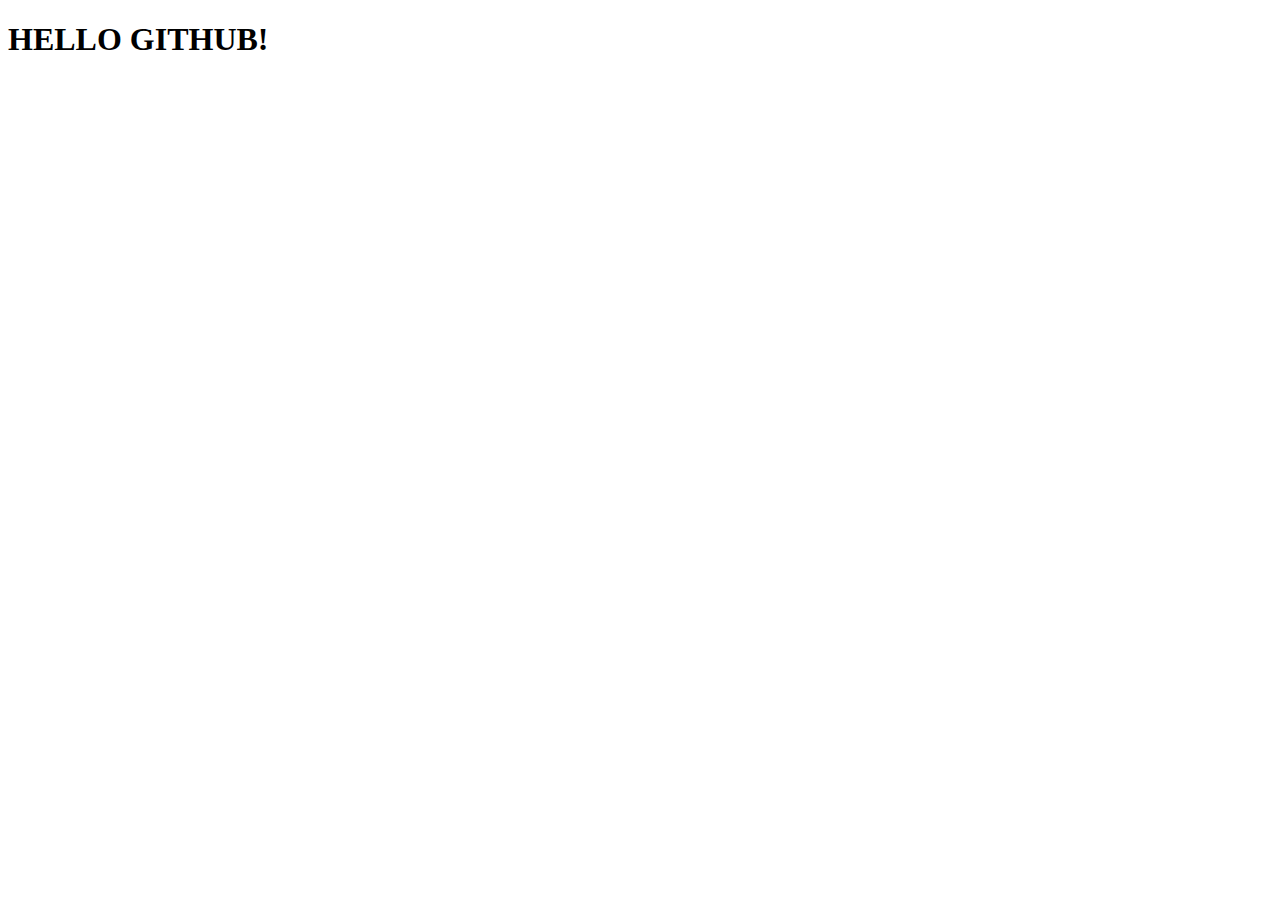
<file: index.html>
<!DOCTYPE html>
<html lang="en">
<head>
    <meta charset="UTF-8">
    <meta name="viewport" content="width=device-width, initial-scale=1.0">
    <meta http-equiv="X-UA-Compatible" content="ie=edge">
    <title>Test</title>
</head>
<body>
    <h1 class="hello">HELLO GITHUB!</h1>
</body>
</html>
</file>
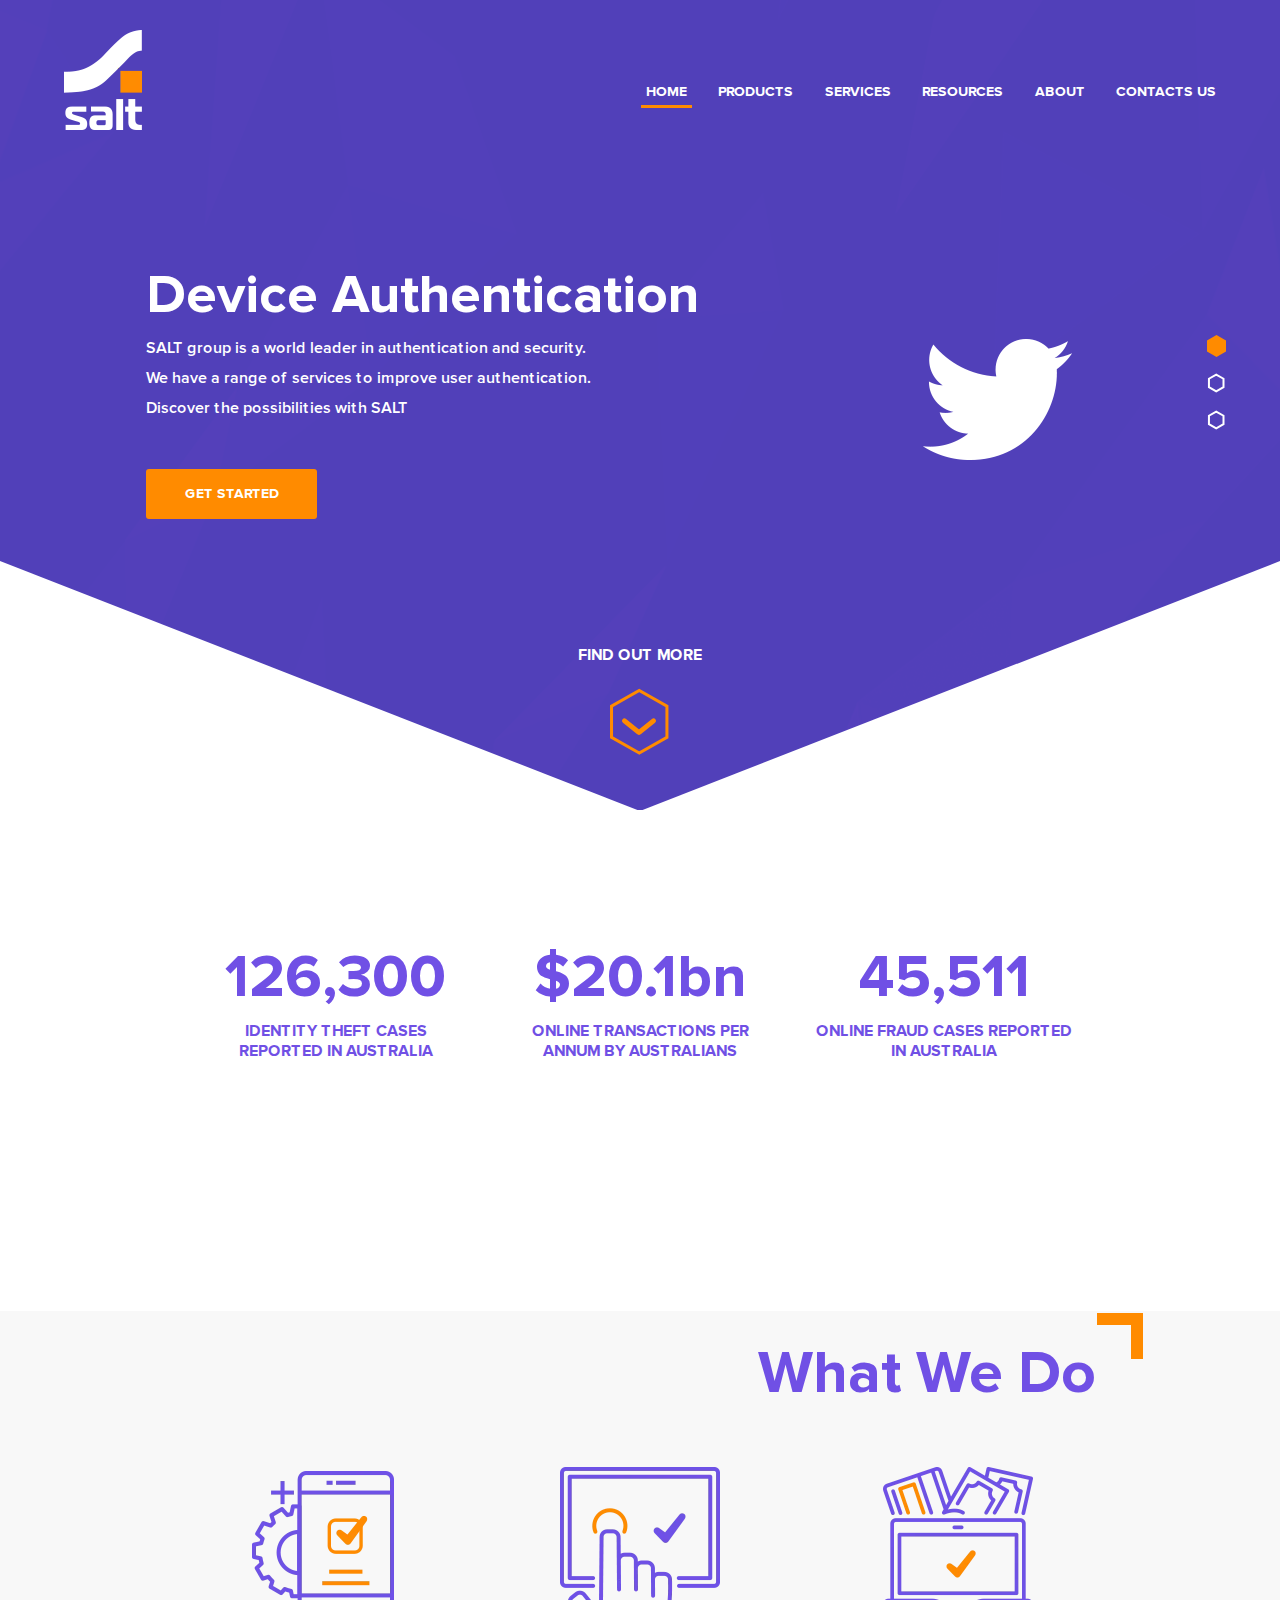
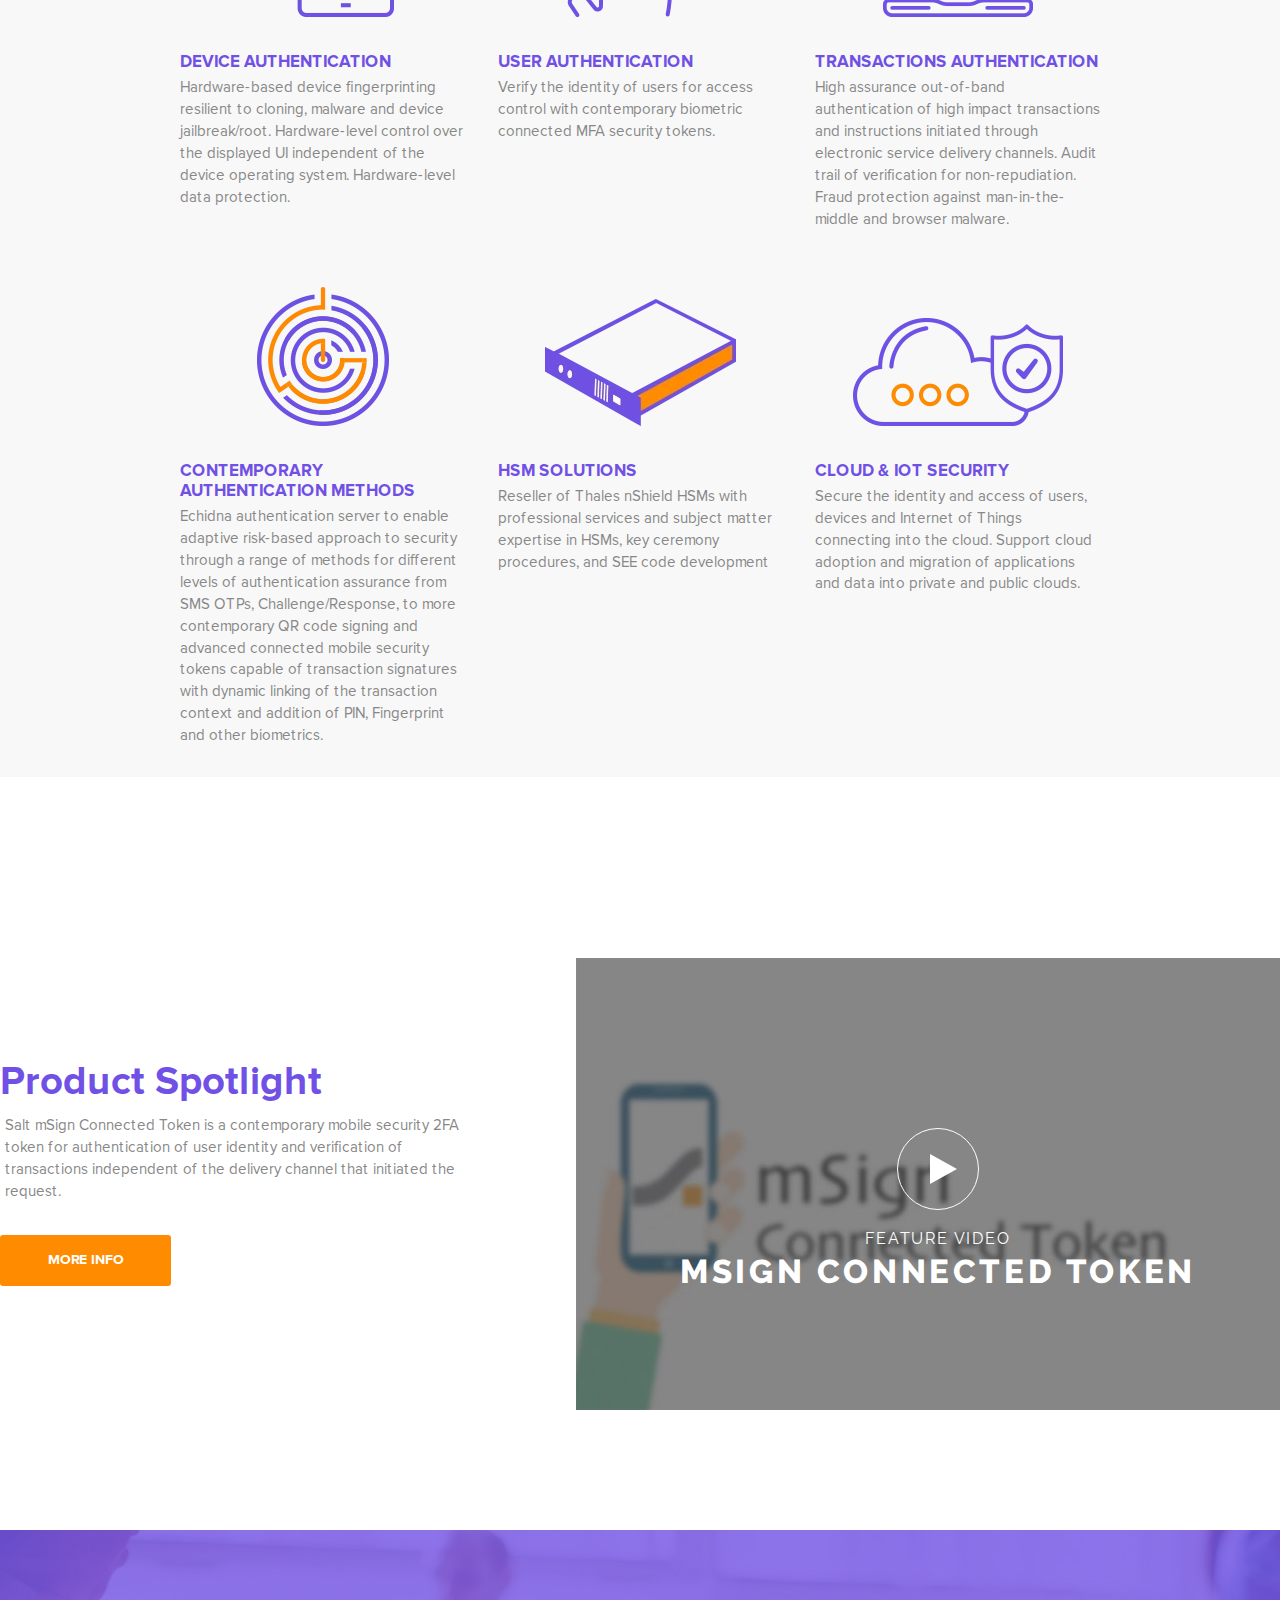
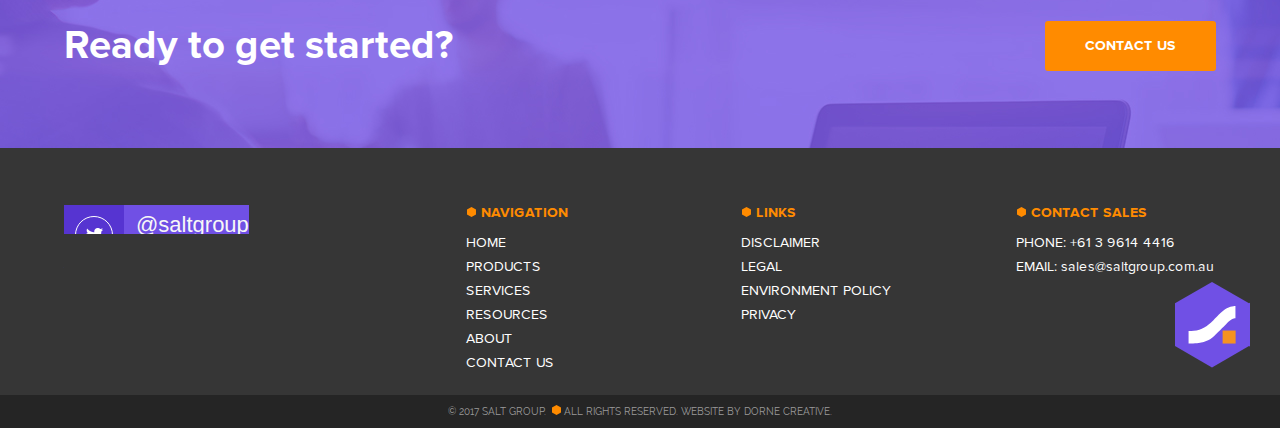
<file: Saltgroup/index.html>
<!DOCTYPE html>
<html lang="en">

<head>
    <meta charset="UTF-8">
    <meta name="viewport" content="width=device-width, initial-scale=1.0">
    <meta http-equiv="X-UA-Compatible" content="ie=edge">
    <script>
        document.createElement("picture");
    </script>
    <script src="libs/picturefill.min.js" async></script>
    <link rel="stylesheet" href="libs/normalize.css">
    <link rel="stylesheet" href="css/style.min.css">
    <title>Salt</title>
</head>

<body>
    <header class="page-header">
        <h1 class="visually-hidden">
            Salt Group - authentication and security
        </h1>
        <div class="container">
            <div class="header-menu">
                <picture>
                    <source type="image/webp" srcset="img/logo.webp, img/logo@2x.webp 2x">
                    <img src="img/logo.png" srcset="img/logo@2x.png 2x" alt="SALT group" width="78" height="100"
                        class="header-menu__logo">
                </picture>
                <nav class="header-menu__nav main-nav js-mobile-nav">
                    <ul class="main-nav__list">
                        <li class="main-nav__item">
                            <a href="#" class="main-nav__link main-nav__link--active">Home</a>
                        </li>
                        <li class="main-nav__item">
                            <a href="#" class="main-nav__link">Products</a>
                        </li>
                        <li class="main-nav__item">
                            <a href="#" class="main-nav__link">Services</a>
                        </li>
                        <li class="main-nav__item">
                            <a href="#" class="main-nav__link">Resources</a>
                        </li>
                        <li class="main-nav__item">
                            <a href="#" class="main-nav__link">About</a>
                        </li>
                        <li class="main-nav__item">
                            <a href="#" class="main-nav__link">Contacts us</a>
                        </li>
                    </ul>
                </nav>
                <button class="page-header__toggle js-mobile-nav-btn"></button>
            </div>
            <section class="header-preview">
                <ul class="slider">
                    <li class="slider__item js-fade">
                        <div class="slider__content">
                            <h2 class="slider__title">
                                Device Authentication
                            </h2>
                            <p class="slider__text">
                                SALT group is a world leader in authentication and security.
                                We have a range of services to improve user authentication.
                                Discover the possibilities with SALT
                            </p>
                            <a href="#" class="slider__button btn">
                                Get started
                            </a>
                        </div>
                        <picture>
                            <source type="image/webp" srcset="img/twitter.webp, img/twitter@2x.webp 2x">
                            <img src="img/twitter.png" srcset="img/twitter@2x.png 2x" alt="twitter" width="149"
                                height="121" class="slider__image">
                        </picture>
                    </li>
                    <li class="slider__item js-fade">
                        <div class="slider__content">
                            <h2 class="slider__title">
                                User Authentication
                            </h2>
                            <p class="slider__text">
                                SALT group is a world leader in authentication and security.
                                We have a range of services to improve user authentication.
                                Discover the possibilities with SALT
                            </p>
                            <a href="#" class="slider__button btn">
                                Get started
                            </a>
                        </div>
                        <picture>
                            <source type="image/webp" srcset="img/twitter.webp, img/twitter@2x.webp 2x">
                            <img src="img/twitter.png" srcset="img/twitter@2x.png 2x" alt="twitter" width="149"
                                height="121" class="slider__image">
                        </picture>
                    </li>
                    <li class="slider__item js-fade">
                        <div class="slider__content">
                            <h2 class="slider__title">
                                HSM Solutions
                            </h2>
                            <p class="slider__text">
                                SALT group is a world leader in authentication and security.
                                We have a range of services to improve user authentication.
                                Discover the possibilities with SALT
                            </p>
                            <a href="#" class="slider__button btn">
                                Get started
                            </a>
                        </div>
                        <picture>
                            <source type="image/webp" srcset="img/twitter.webp, img/twitter@2x.webp 2x">
                            <img src="img/twitter.png" srcset="img/twitter@2x.png 2x" alt="twitter" width="149"
                                height="121" class="slider__image">
                        </picture>
                    </li>
                </ul>
                <div class="slider-controls">
                    <span class="slider-control slider-control--active"></span>
                    <span class="slider-control"></span>
                    <span class="slider-control"></span>
                </div>
            </section>
            <div class="scroll-by-block">
                <div class="scroll-by-block__text">
                    Find out more
                </div>
                <a href="#our-services" class="scroll-by-block__btn js-scroll-btn">
                </a>
            </div>
        </div>
    </header>
    <main class="page-main">
        <article class="counters-block">
            <div class="container">
                <h2 class="visually-hidden">
                    SALT works in numbers
                </h2>
                <div class="counters-block__layout">
                    <div class="counters-block__item">
                        <div class="counters-block__number">
                            <span class="js-count">126,300</span>
                        </div>
                        <p class="counters-block__text">
                            Identity Theft Cases Reported in Australia
                        </p>
                    </div>
                    <div class="counters-block__item">
                        <div class="counters-block__number">
                            $<span class="js-count">20.1</span>bn
                        </div>
                        <p class="counters-block__text">
                            Online Transactions per annum by Australians
                        </p>
                    </div>
                    <div class="counters-block__item">
                        <div class="counters-block__number">
                            <span class="js-count">45,511</span>
                        </div>
                        <p class="counters-block__text">
                            Online Fraud Cases Reported in Australia
                        </p>
                    </div>
                </div>
            </div>
        </article>
        <section class="services" id="our-services">
            <div class="container">
                <h2 class="services__title">
                    What we do
                </h2>
                <ul class="services__list">
                    <li class="services__item">
                        <div class="services__img-block">
                            <picture>
                                <source type="image/webp" srcset="img/device.webp, img/device@2x.webp 2x">
                                <img src="img/device.png" srcset="img/device@2x.png 2x" alt="device authentication"
                                    width="142" height="146" class="services__image">
                            </picture>
                        </div>
                        <h3 class="services__name">
                            Device authentication
                        </h3>
                        <p class="services__text">
                            Hardware-based device fingerprinting resilient to cloning,
                            malware and device jailbreak/root. Hardware-level control
                            over the displayed UI independent of the device operating
                            system. Hardware-level data protection.
                        </p>
                    </li>
                    <li class="services__item">
                        <div class="services__img-block">
                            <picture>
                                <source type="image/webp" srcset="img/user.webp, img/user@2x.webp 2x">
                                <img src="img/user.png" srcset="img/user@2x.png 2x" alt="user authentication"
                                    width="160" height="150" class="services__image">
                            </picture>
                        </div>
                        <h3 class="services__name">
                            User authentication
                        </h3>
                        <p class="services__text">
                            Verify the identity of users for access control with
                            contemporary biometric connected MFA security tokens.
                        </p>
                    </li>
                    <li class="services__item">
                        <div class="services__img-block">
                            <picture>
                                <source type="image/webp" srcset="img/transaction.webp, img/transaction@2x.webp 2x">
                                <img src="img/transaction.png" srcset="img/transaction@2x.png 2x"
                                    alt="transactions authentication" width="150" height="150" class="services__image">
                            </picture>
                        </div>
                        <h3 class="services__name">
                            Transactions authentication
                        </h3>
                        <p class="services__text">
                            High assurance out-of-band authentication of high impact
                            transactions and instructions initiated through electronic
                            service delivery channels. Audit trail of verification for
                            non-repudiation. Fraud protection against man-in-the-middle
                            and browser malware.
                        </p>
                    </li>
                    <li class="services__item">
                        <div class="services__img-block">
                            <picture>
                                <source type="image/webp" srcset="img/contemporary.webp, img/contemporary@2x.webp 2x">
                                <img src="img/contemporary.png" srcset="img/contemporary@2x.png 2x"
                                    alt="contemporary authentication" width="132" height="139" class="services__image">
                            </picture>
                        </div>
                        <h3 class="services__name">
                            Contemporary authentication methods
                        </h3>
                        <p class="services__text">
                            Echidna authentication server to enable adaptive risk-based
                            approach to security through a range of methods for different
                            levels of authentication assurance from SMS OTPs, Challenge/Response,
                            to more contemporary QR code signing and advanced connected mobile
                            security tokens capable of transaction signatures with dynamic linking
                            of the transaction context and addition of PIN, Fingerprint and other
                            biometrics.
                        </p>
                    </li>
                    <li class="services__item">
                        <div class="services__img-block">
                            <picture>
                                <source type="image/webp" srcset="img/hsm.webp, img/hsm@2x.webp 2x">
                                <img src="img/hsm.png" srcset="img/hsm@2x.png 2x" alt="hsm solutions" width="191"
                                    height="127" class="services__image">
                            </picture>
                        </div>
                        <h3 class="services__name">
                            hsm solutions
                        </h3>
                        <p class="services__text">
                            Reseller of Thales nShield HSMs with professional services and
                            subject matter expertise in HSMs, key ceremony procedures, and
                            SEE code development
                        </p>
                    </li>
                    <li class="services__item">
                        <div class="services__img-block">
                            <picture>
                                <source type="image/webp" srcset="img/cloud.webp, img/cloud@2x.webp 2x">
                                <img src="img/cloud.png" srcset="img/cloud@2x.png 2x" alt="cloud security" width="210"
                                    height="108" class="services__image">
                            </picture>
                        </div>
                        <h3 class="services__name">
                            cloud & IOT security
                        </h3>
                        <p class="services__text">
                            Secure the identity and access of users, devices and Internet
                            of Things connecting into the cloud. Support cloud adoption and
                            migration of applications and data into private and public clouds.
                        </p>
                    </li>
                </ul>
            </div>
        </section>
        <section class="presentation">
            <div class="container container--wide">
                <div class="presentation__layout">
                    <div class="presentation__info">
                        <h2 class="presentation__title">
                            Product Spotlight
                        </h2>
                        <p class="presentation__text">
                            Salt mSign Connected Token is a contemporary mobile security 2FA token for
                            authentication of user identity and verification of transactions independent
                            of the delivery channel that initiated the request.
                        </p>
                        <a href="#" class="presentation__btn btn">
                            More info
                        </a>
                    </div>
                    <div class="presentation__video video">
                        <a href="#" class="video__btn js-popup-btn">
                            <span class="video__btn--triangle"></span>
                        </a>
                        <p class="video__description">
                            <span class="video__name">
                                feature video
                            </span>
                            Msign connected token
                        </p>
                    </div>
                </div>
            </div>
        </section>
        <article class="banner">
            <div class="container">
                <div class="banner__layout">
                    <h2 class="banner__title">
                        Ready to get started?
                    </h2>
                    <button class="banner__btn btn">
                        Contact us
                    </button>
                </div>
            </div>
        </article>
    </main>
    <footer class="page-footer">
        <div class="container">
            <div class="page-footer__layout">
                <aside class="twitter">
                    <div class="twitter__header">
                        <div class="twitter__icon-block">
                            <span class="twitter__icon"></span>
                        </div>
                        <div class="twitter__title-block">
                            <div class="twitter__name">@saltgroup</div>
                            <div class="twitter__description">Twitter feed</div>
                        </div>
                    </div>
                    <a class="twitter-timeline twitter__line" data-lang="en" data-width="300" data-height="304"
                        data-dnt="true" href="https://twitter.com/saltgroup?ref_src=twsrc%5Etfw">Tweets by saltgroup</a>
                    <script async src="https://platform.twitter.com/widgets.js" charset="utf-8"></script>
                    <div class="twitter__overlay"></div>
                </aside>
                <nav class="footer-nav">
                    <ul class="footer-nav__list">
                        <li class="footer-nav__item">
                            <span class="footer-nav__name">
                                Navigation
                            </span>
                            <a href="#" class="footer-nav__link">
                                Home
                            </a>
                            <a href="#" class="footer-nav__link">
                                Products
                            </a>
                            <a href="#" class="footer-nav__link">
                                Services
                            </a>
                            <a href="#" class="footer-nav__link">
                                Resources
                            </a>
                            <a href="#" class="footer-nav__link">
                                About
                            </a>
                            <a href="#" class="footer-nav__link">
                                Contact us
                            </a>
                        </li>
                        <li class="footer-nav__item">
                            <span class="footer-nav__name">
                                Links
                            </span>
                            <a href="#" class="footer-nav__link">
                                Disclaimer
                            </a>
                            <a href="#" class="footer-nav__link">
                                Legal
                            </a>
                            <a href="#" class="footer-nav__link">
                                Environment policy
                            </a>
                            <a href="#" class="footer-nav__link">
                                Privacy
                            </a>
                        </li>
                        <li class="footer-nav__item">
                            <span class="footer-nav__name">
                                contact sales
                            </span>
                            <div class="footer-nav__link-block">
                                <span>Phone:</span>
                                <a href="#" class="footer-nav__link">
                                    +61 3 9614 4416
                                </a>
                            </div>
                            <div class="footer-nav__link-block">
                                <span>email:</span>
                                <a href="mailto:sales@saltgroup.com.au" class="footer-nav__link footer-nav__link--mail">
                                    sales@saltgroup.com.au
                                </a>
                            </div>
                        </li>
                    </ul>
                </nav>
            </div>
        </div>
        <div class="page-footer__copyright copyright">
            <p class="copyright__text">
                <span class="copyright__company">
                    &#169; 2017 salt group.
                </span>
                <span class="copyright__authors">
                    ALL RIGHTS RESERVED. WEBSITE BY DORNE CREATIVE.
                </span>
            </p>
        </div>
    </footer>
    <div class="video-modal hide">
        <button class="video-modal__close-btn"></button>
        <div class="video-modal__layout">
            <iframe width="560" height="315" src="https://www.youtube.com/embed/3gvjDqhYJ60" frameborder="0" allow="accelerometer; autoplay; encrypted-media; gyroscope; picture-in-picture" class="video-modal__video" allowfullscreen></iframe>
        </div>
    </div>
    <div class="overlay hide"></div>
    <script src="js/script.js"></script>
</body>

</html>
</file>
<file: Saltgroup/css/style.min.css>
@-webkit-keyframes fade{0%{opacity:.1}to{opacity:1}}@keyframes fade{0%{opacity:.1}to{opacity:1}}@font-face{font-family:"ProximaNova-Bold";src:url(../fonts/ProximaNova-Bold.woff) format("woff"),url(../fonts/ProximaNova-Bold.ttf) format("truetype");font-weight:400;font-style:normal;font-display:swap}@font-face{font-family:"ProximaNova-Semibold";src:url(../fonts/ProximaNova-Semibold.woff) format("woff"),url(../fonts/ProximaNova-Semibold.ttf) format("truetype");font-weight:400;font-style:normal;font-display:swap}@font-face{font-family:"ProximaNova-Regular";src:url(../fonts/ProximaNova-Regular.woff) format("woff"),url(../fonts/ProximaNova-Regular.ttf) format("truetype");font-weight:400;font-style:normal;font-display:swap}@font-face{font-family:"Raleway-Semibold";src:url(../fonts/Raleway-SemiBold.ttf) format("truetype");font-weight:400;font-style:normal;font-display:swap}@font-face{font-family:"Raleway-Extrabold";src:url(../fonts/Raleway-ExtraBold.ttf) format("truetype");font-weight:400;font-style:normal;font-display:swap}@font-face{font-family:"Raleway-Regular";src:url(../fonts/Raleway-Regular.ttf) format("truetype");font-weight:400;font-style:normal;font-display:swap}html{box-sizing:border-box;font-size:12px}@media (min-width:768px){html{font-size:14px}}@media (min-width:1200px){html{font-size:16px}}*,::after,::before{box-sizing:inherit}*{-webkit-transition:all .5s ease;transition:all .5s ease}img{max-width:100%;height:auto}body{position:relative;margin:0;padding:0;width:100%;min-width:320px;overflow-x:hidden;font-family:"ProximaNova-Regular",sans-serif;font-size:1rem;font-weight:400;line-height:1.1;color:#878787}.visually-hidden{position:absolute;width:1px;height:1px;margin:-1px;border:0;padding:0;white-space:nowrap;-webkit-clip-path:inset(100%);clip-path:inset(100%);clip:rect(0 0 0 0);overflow:hidden}.container{width:100%;margin:0 auto;padding:0 20px}@media (min-width:768px){.container{padding:0 25px}}@media (min-width:1200px){.container{max-width:1152px;padding:0}.container--wide{max-width:1285px}}.page-main{padding-top:60px;overflow-x:hidden}@media (min-width:768px){.page-main{padding-top:100px}}@media (min-width:1200px){.page-main{padding-top:135px}}.btn,.page-header{font-family:"ProximaNova-Bold",sans-serif;color:#fff}.btn{display:block;width:171px;padding:1.2em 10px;border:0;border-radius:3px;text-align:center;font-size:.875rem;line-height:1.2;text-transform:uppercase;text-decoration:none;background-color:#ff8b00}.btn:hover{background-color:#b36100}.page-header{min-height:715px;position:relative;padding-top:15px;background:url(../img/header-bg-effect.png) no-repeat center;background-color:#5f49cf;background-size:cover;background-blend-mode:multiply}@media all and (-ms-high-contrast:none),(-ms-high-contrast:active){.page-header{background:#5f49cf}}.page-header::after,.page-header::before{content:'';position:absolute;bottom:-1px;width:0;height:0;border-style:solid;z-index:1}.page-header::before{left:0;border-width:50px 0 0 50vw;border-color:transparent transparent transparent #fff}.page-header::after{right:0;border-width:0 0 50px 50vw;border-color:transparent transparent #fff}@media (min-width:768px){.page-header::before{left:0;border-width:150px 0 0 50vw;border-color:transparent transparent transparent #fff}.page-header::after{right:0;border-width:0 0 150px 50vw;border-color:transparent transparent #fff;padding-top:32px}}@media (min-width:1200px){.page-header{min-height:810px;padding-top:30px}.page-header::before{left:0;border-width:250px 0 0 50vw;border-color:transparent transparent transparent #fff}.page-header::after{right:0;border-width:0 0 250px 50vw;border-color:transparent transparent #fff}}.header-menu{display:-webkit-box;display:flex;-webkit-box-pack:justify;justify-content:space-between;-webkit-box-align:center;align-items:center}.header-menu__logo{width:50px;height:72px}@media (min-width:768px){.header-menu__logo{width:78px;height:100px}}@media (max-width:767px){.main-nav{position:fixed;top:100px;right:0;width:70%;background-color:#5f49cf;opacity:.95;z-index:10;-webkit-transform:translateX(100%);transform:translateX(100%)}.main-nav--opened{-webkit-transform:translateX(0);transform:translateX(0)}}@media (min-width:768px){.main-nav{display:block;flex-basis:500px;flex-shrink:1}}@media (min-width:1200px){.main-nav{flex-basis:570px;padding-top:18px}}.main-nav__list{margin:0;padding:0;list-style:none}@media (min-width:768px){.main-nav__list{display:-webkit-box;display:flex;-webkit-box-pack:justify;justify-content:space-between}}.main-nav__link{display:block;position:relative;padding:15px 0;text-align:center;border-bottom:1px solid #ff8b00;font-size:1.4rem;color:#fff;text-decoration:none;text-transform:uppercase}.main-nav__link:hover{color:#ffdcb3}.main-nav__link:active{color:#fff}@media (min-width:768px){.main-nav__link{font-size:.875rem;border-bottom:none;padding:0}.main-nav__link--active::before{content:'';position:absolute;left:-5px;right:-5px;bottom:-9px;height:3px;background-color:#ff8b00}}.main-nav__item:last-of-type .main-nav__link{border-bottom:none}.page-header__toggle{display:block;border:0;background-color:transparent;width:20px;height:20px;position:relative;cursor:pointer}.page-header__toggle::before{content:"";position:absolute;top:1px;left:0;width:20px;height:3px;background-color:#fff;box-shadow:0 7px 0 0 #fff,0 14px 0 0 #fff;border-radius:3px}.page-header__toggle--opened::after,.page-header__toggle--opened::before{content:"";position:absolute;top:9px;left:4px;width:20px;height:3px;background-color:#fff}.page-header__toggle--opened::before{-webkit-transform:rotate(45deg);transform:rotate(45deg);box-shadow:none}.page-header__toggle--opened::after{-webkit-transform:rotate(-45deg);transform:rotate(-45deg)}@media (min-width:768px){.page-header__toggle{display:none}}.header-preview{padding-top:45px}@media (min-width:768px){.header-preview{padding-top:80px}}@media (min-width:1200px){.header-preview{padding-top:130px}}.slider{margin:0 0 20px;padding:0;list-style:none}@media (min-width:768px){.slider{padding-left:40px;padding-right:50px;margin-bottom:40px}}@media (min-width:1200px){.slider{padding-left:82px;padding-right:144px;margin-bottom:0}}.slider__item{display:-webkit-box;display:flex;-webkit-box-orient:vertical;-webkit-box-direction:normal;flex-direction:column;-webkit-box-align:center;align-items:center;width:85%;max-width:450px;margin:0 auto}@media (min-width:768px){.slider__item{-webkit-box-orient:horizontal;-webkit-box-direction:normal;flex-direction:row;justify-content:space-around;margin:0;width:100%;max-width:100%}}@media (min-width:1200px){.slider__item{-webkit-box-pack:justify;justify-content:space-between}}@media (min-width:768px){.js-fade{-webkit-animation-name:fade;animation-name:fade;-webkit-animation-duration:1.5s;animation-duration:1.5s}}.slider__content{-webkit-box-ordinal-group:2;order:1}@media (min-width:768px){.slider__content{-webkit-box-ordinal-group:1;order:0;flex-basis:550px;flex-shrink:1}}@media (min-width:1200px){.slider__content{flex-basis:590px}}.slider__title{margin:0 0 20px;padding:0;text-align:center;font-size:3.43rem}@media (min-width:768px){.slider__title{margin-bottom:25px;text-align:left}}@media (min-width:1200px){.slider__title{margin-bottom:8px}}.slider__text{margin:0 0 20px;width:100%;max-width:400px;padding:0;text-align:center;font-family:"ProximaNova-Semibold",sans-serif;font-size:1rem;line-height:1.875}@media (min-width:768px){.slider__text{margin-bottom:46px;max-width:465px;text-align:left}}.slider__button{margin:0 auto}@media (min-width:768px){.slider__button{margin:0}}.slider__image{-webkit-box-ordinal-group:1;order:0;margin-bottom:25px}@media (min-width:768px){.slider__image{-webkit-box-ordinal-group:2;order:1;margin-bottom:0}}@media (min-width:1200px){.slider__image{padding-top:20px}}.slider-controls{display:-webkit-box;display:flex;width:90px}@media (max-width:767px){.slider-controls{position:absolute;bottom:122px;left:50%;-webkit-transform:translateX(-50%);transform:translateX(-50%)}}@media (min-width:768px){.slider-controls{margin:0 auto}}@media (min-width:1200px){.slider-controls{margin:0;width:19px;-webkit-box-orient:vertical;-webkit-box-direction:normal;flex-direction:column;position:absolute;top:335px;right:54px}}.slider-control{width:19px;height:22px;margin-right:15px;background-image:url("data:image/svg+xml,%3Csvg xmlns='http://www.w3.org/2000/svg' xmlns:xlink='http://www.w3.org/1999/xlink' width='19px' height='21px'%3E%3Cpath fill-rule='evenodd' stroke='rgb(255, 255, 255)' stroke-width='2px' stroke-linecap='butt' stroke-linejoin='miter' fill='none' d='M9.227,18.352 L1.943,14.147 L1.943,5.736 L9.227,1.531 L16.510,5.736 L16.510,14.147 L9.227,18.352 Z'/%3E%3C/svg%3E");background-repeat:no-repeat;background-position:center;cursor:pointer}.slider-control:last-of-type{margin-right:0}.slider-control--active{background-image:url("data:image/svg+xml,%3Csvg xmlns='http://www.w3.org/2000/svg' xmlns:xlink='http://www.w3.org/1999/xlink' width='19px' height='22px'%3E%3Cpath fill-rule='evenodd' fill='rgb(255, 139, 0)' d='M9.510,22.010 L0.007,16.508 L0.007,5.503 L9.510,-0.000 L19.013,5.503 L19.013,16.508 L9.510,22.010 Z'/%3E%3C/svg%3E");background-repeat:no-repeat;background-position:center}@media (min-width:1200px){.slider-control{margin-right:0;margin-bottom:15px}.slider-control:last-of-type{margin-bottom:0}}.scroll-by-block{position:absolute;z-index:5;bottom:10px;left:50%;-webkit-transform:translate(-50%,0);transform:translate(-50%,0);text-align:center}@media (min-width:768px){.scroll-by-block{bottom:25px}}@media (min-width:1200px){.scroll-by-block{bottom:50px}}.scroll-by-block__btn{display:block;position:relative;margin:0 auto;width:65.5px;height:75.5px;background-image:url("data:image/svg+xml,%3Csvg xmlns='http://www.w3.org/2000/svg' xmlns:xlink='http://www.w3.org/1999/xlink' width='65.5px' height='75.5px'%3E%3Cpath fill-rule='evenodd' stroke='rgb(255, 139, 0)' stroke-width='3px' stroke-linecap='butt' stroke-linejoin='miter' fill='none' d='M31.988,68.515 L4.494,52.757 L4.494,21.243 L31.988,5.485 L59.482,21.243 L59.482,52.757 L31.988,68.515 Z'/%3E%3C/svg%3E");background-position:center;background-repeat:no-repeat}.scroll-by-block__btn::after,.scroll-by-block__btn::before{content:'';position:absolute;top:39px;width:23px;height:5px;background-color:#ff8b00;border-radius:10px}.scroll-by-block__btn::before{left:13px;-webkit-transform:rotate(39deg);transform:rotate(39deg)}.scroll-by-block__btn::after{right:15px;-webkit-transform:rotate(-39deg);transform:rotate(-39deg)}.scroll-by-block__btn:hover{background-image:url("data:image/svg+xml,%3Csvg xmlns='http://www.w3.org/2000/svg' xmlns:xlink='http://www.w3.org/1999/xlink' width='65.5px' height='75.5px'%3E%3Cpath fill-rule='evenodd' stroke='rgb(255, 255, 255)' stroke-width='3px' stroke-linecap='butt' stroke-linejoin='miter' fill='none' d='M31.988,68.515 L4.494,52.757 L4.494,21.243 L31.988,5.485 L59.482,21.243 L59.482,52.757 L31.988,68.515 Z'/%3E%3C/svg%3E")}.scroll-by-block__btn:hover::after,.scroll-by-block__btn:hover::before,.video-modal__close-btn:hover::after,.video-modal__close-btn:hover::before{background-color:#fff}.scroll-by-block__text{font-size:1rem;text-transform:uppercase;margin-bottom:5px}@media (min-width:768px){.scroll-by-block__text{margin-bottom:20px}}.counters-block{margin-bottom:50px;font-family:"ProximaNova-Bold",sans-serif;font-size:1.625rem;color:#7050e5}@media (min-width:768px){.counters-block{margin-bottom:150px}}@media (min-width:1200px){.counters-block{margin-bottom:250px}}.counters-block__layout{width:80%;max-width:450px;margin:0 auto}@media (min-width:768px){.counters-block__layout{width:100%;max-width:875px;display:-webkit-box;display:flex;-webkit-box-pack:justify;justify-content:space-between}}.counters-block__item{margin-bottom:35px;text-align:center}@media (min-width:768px){.counters-block__item{margin-bottom:0;-webkit-box-flex:0;flex:0 1 calc(100%/3 - 25px)}}.counters-block__number{font-size:3.75rem;text-align:center;margin-bottom:15px}@media (min-width:768px){.counters-block__number{margin-bottom:10px}}.counters-block__text{margin:0;padding:0;font-size:1rem;line-height:1.25;text-transform:uppercase}.services{padding-top:30px;margin-bottom:65px;background-color:#f8f8f8}@media (min-width:768px){.services{margin-bottom:0}}@media (min-width:1200px){.services{margin-bottom:120px}}.services__title{position:relative;margin:0 0 40px;text-align:right;padding:0;font-family:"ProximaNova-Bold",sans-serif;font-size:3.75rem;text-transform:capitalize;color:#7050e5}.services__title::after,.services__title::before{content:'';position:absolute;top:-15px;right:-15px;width:25px;height:8px;background-color:#ff8b00}.services__title::after{-webkit-transform:rotate(90deg);transform:rotate(90deg);top:-6px;right:-25px}@media (min-width:768px){.services__title{padding-right:75px;margin-bottom:45px}.services__title::after,.services__title::before{width:46px;height:12px}.services__title::before{top:-25px;right:30px}.services__title::after{top:-8px;right:12px}}@media (min-width:1200px){.services__title{padding-right:120px}.services__title::before{top:-28px;right:73px}.services__title::after{top:-11px;right:56px}}.services__list{margin:0;padding:0;list-style:none}@media (min-width:768px){.services__list{width:100%;max-width:800px;margin:0 auto;display:-webkit-box;display:flex;flex-wrap:wrap;justify-content:space-around}}@media (min-width:1200px){.services__list{max-width:920px;-webkit-box-pack:justify;justify-content:space-between}}.services__item{margin:0 auto 45px;width:85%;max-width:450px}@media (min-width:768px){.services__item{-webkit-box-flex:0;flex:0 1 calc(100%/2 - 40px);margin:0 0 30px}}@media (min-width:1200px){.services__item{-webkit-box-flex:0;flex:0 0 285px}}.services__img-block{text-align:center;margin-bottom:20px}@media (min-width:768px){.services__img-block{display:-webkit-box;display:flex;-webkit-box-pack:center;justify-content:center;-webkit-box-align:end;align-items:flex-end;min-height:170px;margin-bottom:30px}}.services__name{margin:0 0 10px;padding:0;text-align:center;font-family:"ProximaNova-Bold",sans-serif;font-size:1.0625rem;line-height:1.2;color:#7050e5;text-transform:uppercase}@media (min-width:768px){.services__name{text-align:left;margin-bottom:5px}}.services__text{margin:0;padding:0;font-size:1.2rem;line-height:1.46;text-align:center}@media (min-width:768px){.services__text{font-size:.937rem}}@media (min-width:1200px){.services__text{text-align:left}}.presentation{padding-top:20px;padding-bottom:35px}@media (min-width:768px){.presentation{margin:0 -15px;padding-top:50px;padding-bottom:50px}}@media (min-width:1200px){.presentation{margin:0 0 120px;padding-top:61px;padding-bottom:0}}@media (min-width:768px){.presentation__layout{display:-webkit-box;display:flex;-webkit-box-align:center;align-items:center;-webkit-box-pack:justify;justify-content:space-between}}@media (min-width:1200px){.presentation__layout{-webkit-box-align:start;align-items:flex-start}}.presentation__info{margin:0 auto 30px;width:75%;max-width:470px}@media (min-width:768px){.presentation__info{margin:0;-webkit-box-flex:0;flex:0 1 calc(100%/2 - 40px)}}@media (min-width:1200px){.presentation__info{flex-basis:calc(100%/2 - 61px);padding-top:102px}}.presentation__title{margin:0 0 11px;padding:0;text-align:center;font-family:"ProximaNova-Bold",sans-serif;font-size:2.5rem;color:#7050e5;text-transform:capitalize}@media (min-width:768px){.presentation__title{text-align:left}}.presentation__text{margin:0 0 33px;padding:0;font-size:1.2rem;line-height:1.46;text-align:center}@media (min-width:768px){.presentation__text{font-size:.937rem;text-align:left;padding-left:5px}}.presentation__btn{margin:0 auto}@media (min-width:768px){.presentation__btn{margin:0}}.presentation__video{margin:0 -20px;min-height:280px;padding-top:80px;background:url(../img/video-bg-mobile.jpg) no-repeat center;background-size:cover}@media (min-width:768px){.presentation__video{min-height:320px;padding-top:100px;-webkit-box-flex:0;flex:0 1 calc(100%/2 - 10px)}}@media (min-width:1200px){.presentation__video{min-height:452px;padding-top:170px;flex-basis:724px;background:url(../img/video-bg.jpg) no-repeat center;background-size:cover}}.video__btn{display:block;position:relative;margin:0 auto 15px;width:60px;height:60px;border-radius:50%;border:1px solid #fff}.video__btn::before{content:'';position:absolute;top:50%;left:35%;-webkit-transform:translate(0,-50%);transform:translate(0,-50%);border:10px solid transparent;border-left:22px solid #fff}@media (min-width:1200px){.video__btn{width:82px;height:82px;margin-bottom:18px}.video__btn::before{left:40%;border:15px solid transparent;border-left:27px solid #fff}}.video__description{margin:0;padding:0;text-align:center;font-family:"Raleway-Extrabold",sans-serif;font-size:2.0625rem;line-height:1.35;letter-spacing:3.6px;color:#fff;text-transform:uppercase}.video__description .video__name{display:block;text-align:center;font-family:"Raleway-Regular",sans-serif;font-size:1rem;letter-spacing:1.8px}.banner{background:-webkit-gradient(linear,left top,right top,from(#6a3093),to(#a044ff));background:linear-gradient(to right,#6a3093,#a044ff)}@media (min-width:768px){.banner{padding-top:45px;padding-bottom:40px;background:url(../img/banner-bg-tablet.jpg) no-repeat;background-size:cover}}@media (min-width:1200px){.banner{padding-top:91px;padding-bottom:77px;background:url(../img/banner-bg-desktop.jpg) no-repeat;background-size:cover}}.banner__layout{padding:30px;display:-webkit-box;display:flex;-webkit-box-orient:vertical;-webkit-box-direction:normal;flex-direction:column}@media (min-width:768px){.banner__layout{-webkit-box-orient:horizontal;-webkit-box-direction:normal;flex-direction:row;-webkit-box-pack:justify;justify-content:space-between;padding:0}}.banner__title{margin:0;padding:0;align-self:flex-start;font-family:"ProximaNova-Bold",sans-serif;font-size:2.5rem;color:#fff}@media (min-width:768px){.banner__title{align-self:center}}.banner__btn{align-self:flex-end}@media (min-width:768px){.banner__btn{align-self:center}}.page-footer{position:relative;background-color:#363636;padding-top:25px;overflow-x:hidden}.page-footer::before{content:'';position:absolute;bottom:60px;right:30px;width:75px;height:86px;background-image:url("data:image/svg+xml,%3Csvg xmlns='http://www.w3.org/2000/svg' width='74' height='86' viewBox='0 0 74 86'%3E%3Cg%3E%3Cg%3E%3Cg%3E%3Cpath fill='%237050e5' d='M37.01-.002L0 21.366v42.736L37.01 85.47l37.01-21.368V21.366z'/%3E%3C/g%3E%3Cg%3E%3Cpath fill='%23fff' d='M60.447 23.927s-5.718.058-10.361 3.25C45.442 30.37 37.083 39.6 37.083 39.6s-5.746 6.037-12.771 8.126c-5.05 1.568-10.738 1.278-10.738 1.278v12.538s8.475-.29 11.435-.87c2.96-.581 8.823-1.626 14.164-6.735 5.34-5.107 11.087-10.796 13.003-12.944 1.915-2.148 4.7-4.005 5.804-4.295 1.103-.291 2.467-.407 2.467-.407z'/%3E%3C/g%3E%3Cg%3E%3Cpath fill='%23f69220' d='M60.613 61.541H47.61V48.538h13.003z'/%3E%3C/g%3E%3C/g%3E%3C/g%3E%3C/svg%3E")}@media (min-width:1200px){.page-footer{padding-top:57px}.page-footer__layout{display:-webkit-box;display:flex;-webkit-box-pack:justify;justify-content:space-between;padding-bottom:20px}}.footer-nav{flex-basis:750px}.footer-nav__list{margin:0;padding:0;list-style:none}@media (min-width:768px){.footer-nav__list{display:-webkit-box;display:flex;margin-bottom:20px}}@media (min-width:1200px){.footer-nav__list{margin-bottom:0;-webkit-box-pack:justify;justify-content:space-between}}.footer-nav__item{margin-bottom:15px;max-width:300px;display:-webkit-box;display:flex;-webkit-box-orient:vertical;-webkit-box-direction:normal;flex-direction:column}@media (min-width:768px){.footer-nav__item{margin-bottom:0;-webkit-box-flex:0;flex:0 1 calc(100%/3 - 50px)}}.footer-nav__name{position:relative;padding-left:15px;margin-bottom:10px;font-family:"ProximaNova-Bold",sans-serif;font-size:.875rem;color:#ff8b00;text-transform:uppercase}.footer-nav__name::before{content:'';position:absolute;top:0;left:0;width:10px;height:10px;background-image:url("data:image/svg+xml,%3Csvg xmlns='http://www.w3.org/2000/svg' xmlns:xlink='http://www.w3.org/1999/xlink' width='9px' height='10px'%3E%3Cpath fill-rule='evenodd' fill='rgb(255, 139, 0)' d='M4.491,9.991 L-0.009,7.497 L-0.009,2.508 L4.491,0.014 L8.990,2.508 L8.990,7.497 L4.491,9.991 Z'/%3E%3C/svg%3E");background-repeat:no-repeat;background-position:center}@media (min-width:768px){.footer-nav__name::before{top:2px}}.footer-nav__link,.footer-nav__link-block{font-size:.875rem;line-height:1.715;color:#fff;text-transform:uppercase}.footer-nav__link{text-decoration:none}.footer-nav__link--mail{text-transform:lowercase}.footer-nav__link:hover{color:#ff8b00}.page-footer__copyright{background-color:#252525}.copyright__text{margin:0;padding:11px 0;font-family:"Raleway-Regular",sans-serif;font-size:.625rem;color:#9b9b9b;text-align:center;text-transform:uppercase}.copyright__authors{display:inline-block;position:relative;padding-left:15px}.copyright__authors::before{content:'';position:absolute;top:-3px;left:2px;width:10px;height:10px;background-image:url("data:image/svg+xml,%3Csvg xmlns='http://www.w3.org/2000/svg' xmlns:xlink='http://www.w3.org/1999/xlink' width='9px' height='10px'%3E%3Cpath fill-rule='evenodd' fill='rgb(255, 139, 0)' d='M4.491,9.991 L-0.009,7.497 L-0.009,2.508 L4.491,0.014 L8.990,2.508 L8.990,7.497 L4.491,9.991 Z'/%3E%3C/svg%3E");background-repeat:no-repeat;background-position:center}@media (min-width:768px){.copyright__authors::before{top:-1px}}.twitter{max-width:300px;margin:0 auto 10px}@media (min-width:1200px){.twitter{margin:0}}@media all and (-ms-high-contrast:none),(-ms-high-contrast:active){.twitter{display:none}}.twitter__header{display:-webkit-box;display:flex;position:relative}.twitter__icon-block{background-color:#5634d1;min-height:60px;width:60px;display:-webkit-box;display:flex;-webkit-box-pack:center;justify-content:center;-webkit-box-align:center;align-items:center}.twitter__icon{position:relative;width:38px;height:38px;border:1px solid #fff;border-radius:50%;background:url(../img/twitter-icon.png) no-repeat center}.twitter__title-block{-webkit-box-flex:1;flex-grow:1;display:-webkit-box;display:flex;-webkit-box-orient:vertical;-webkit-box-direction:normal;flex-direction:column;-webkit-box-pack:center;justify-content:center;padding-left:12px;min-height:60px;background-color:#7050e5;font-family:"Myriad Pro",sans-serif;font-weight:400;color:#f7f7f7}.twitter__name{font-size:22px;line-height:30px}.twitter__description{font-size:14px;line-height:20px}.twitter .twitter-timeline{margin-top:-44px!important;overflow-y:hidden!important;height:300px!important}.twitter__overlay{height:48px;background-color:#363636;position:relative;margin-top:-49px}.overlay{position:fixed;top:0;left:0;z-index:10;width:100%;height:100%;background:rgba(0,0,0,.5)}.video-modal{position:fixed;top:50px;left:50%;-webkit-transform:translateX(-50%);transform:translateX(-50%);z-index:15;padding:25px;width:80%;border-radius:10px;background:-webkit-gradient(linear,left top,right top,from(#6a3093),to(#a044ff));background:linear-gradient(to right,#6a3093,#a044ff)}@media (min-width:768px){.video-modal{width:60%;padding:40px}}@media (min-width:1200px){.video-modal{width:650px;padding:50px}}.video-modal__video{width:100%;height:45vh}.video-modal__close-btn{display:block;background-color:transparent;width:25px;height:25px;border:1px solid #ff8b00;border-radius:5px;margin-bottom:5px;position:relative;cursor:pointer}.video-modal__close-btn::after,.video-modal__close-btn::before{content:"";position:absolute;top:10px;left:-1px;width:25px;height:3px;background-color:#ff8b00}.video-modal__close-btn::before{-webkit-transform:rotate(45deg);transform:rotate(45deg)}.video-modal__close-btn::after{-webkit-transform:rotate(-45deg);transform:rotate(-45deg)}.video-modal__close-btn:hover{border-color:#fff}.hide{display:none}
/*# sourceMappingURL=style.min.css.map */
</file>
